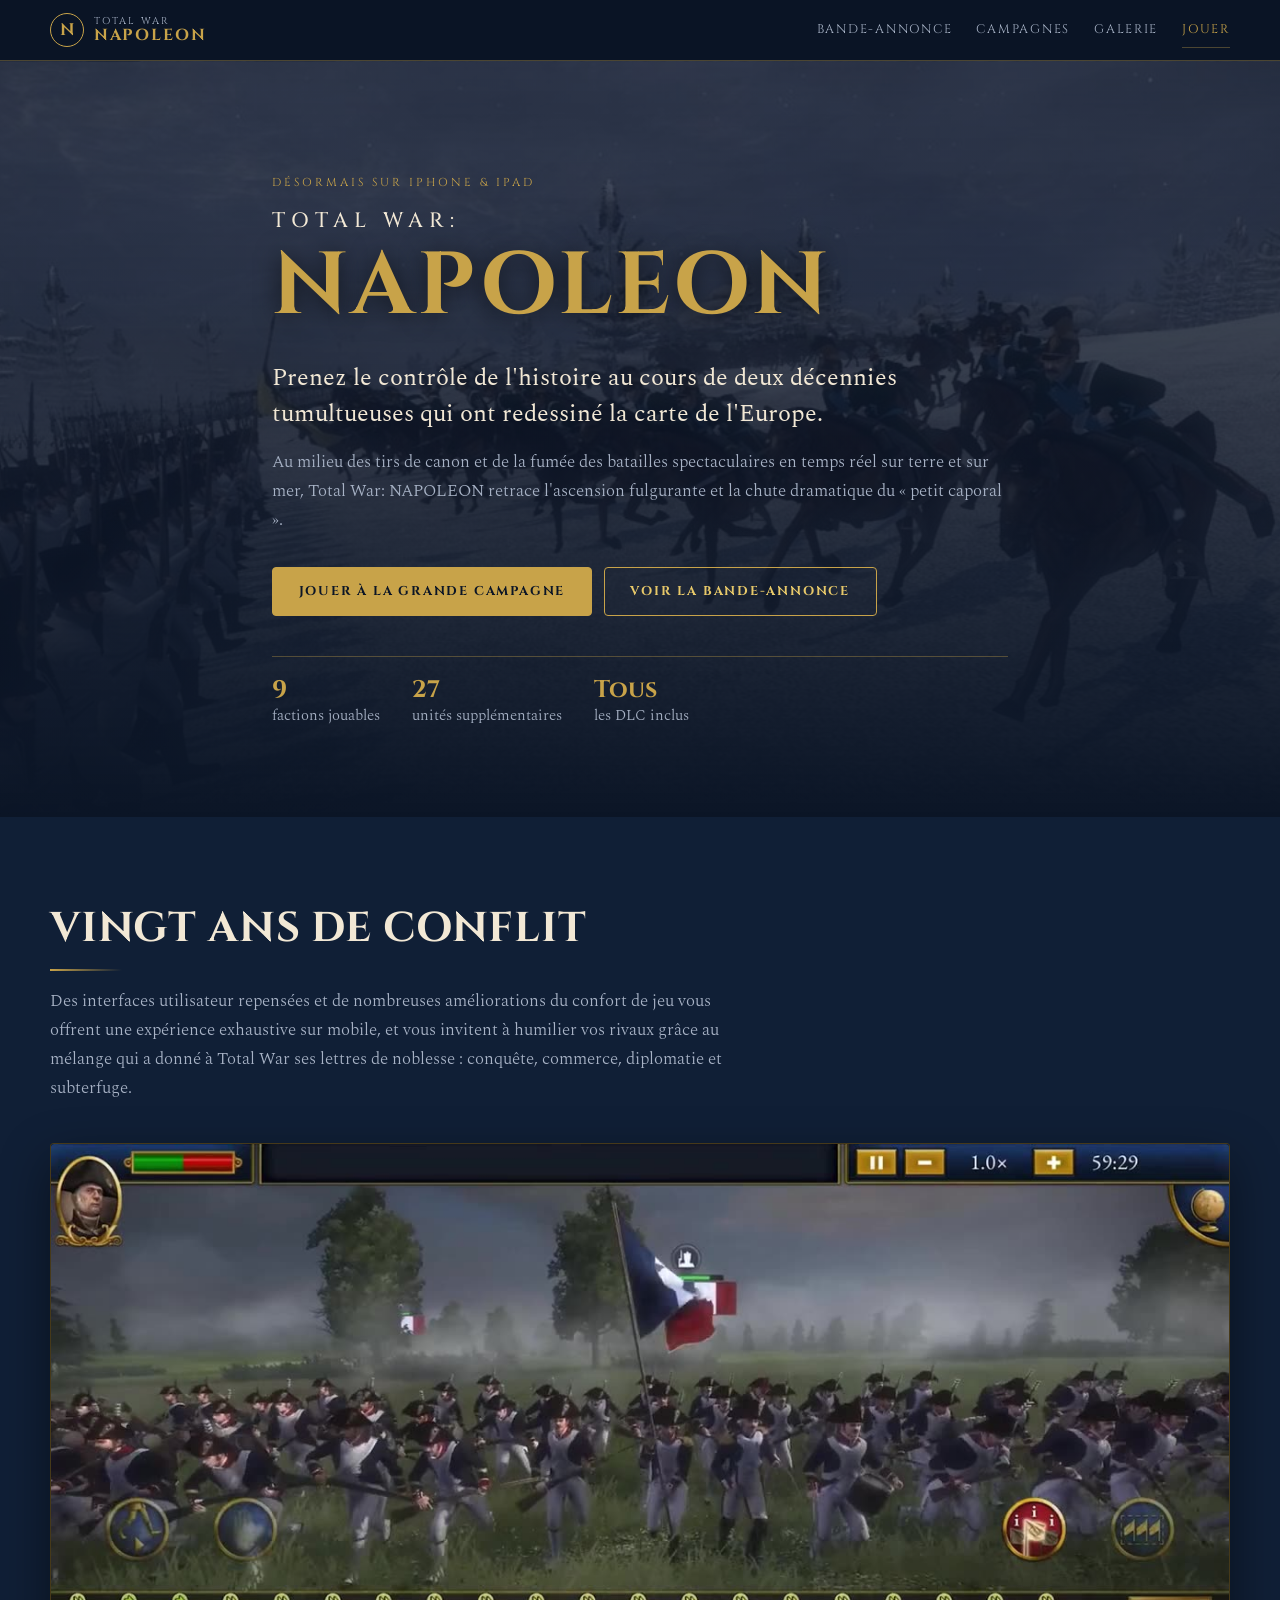
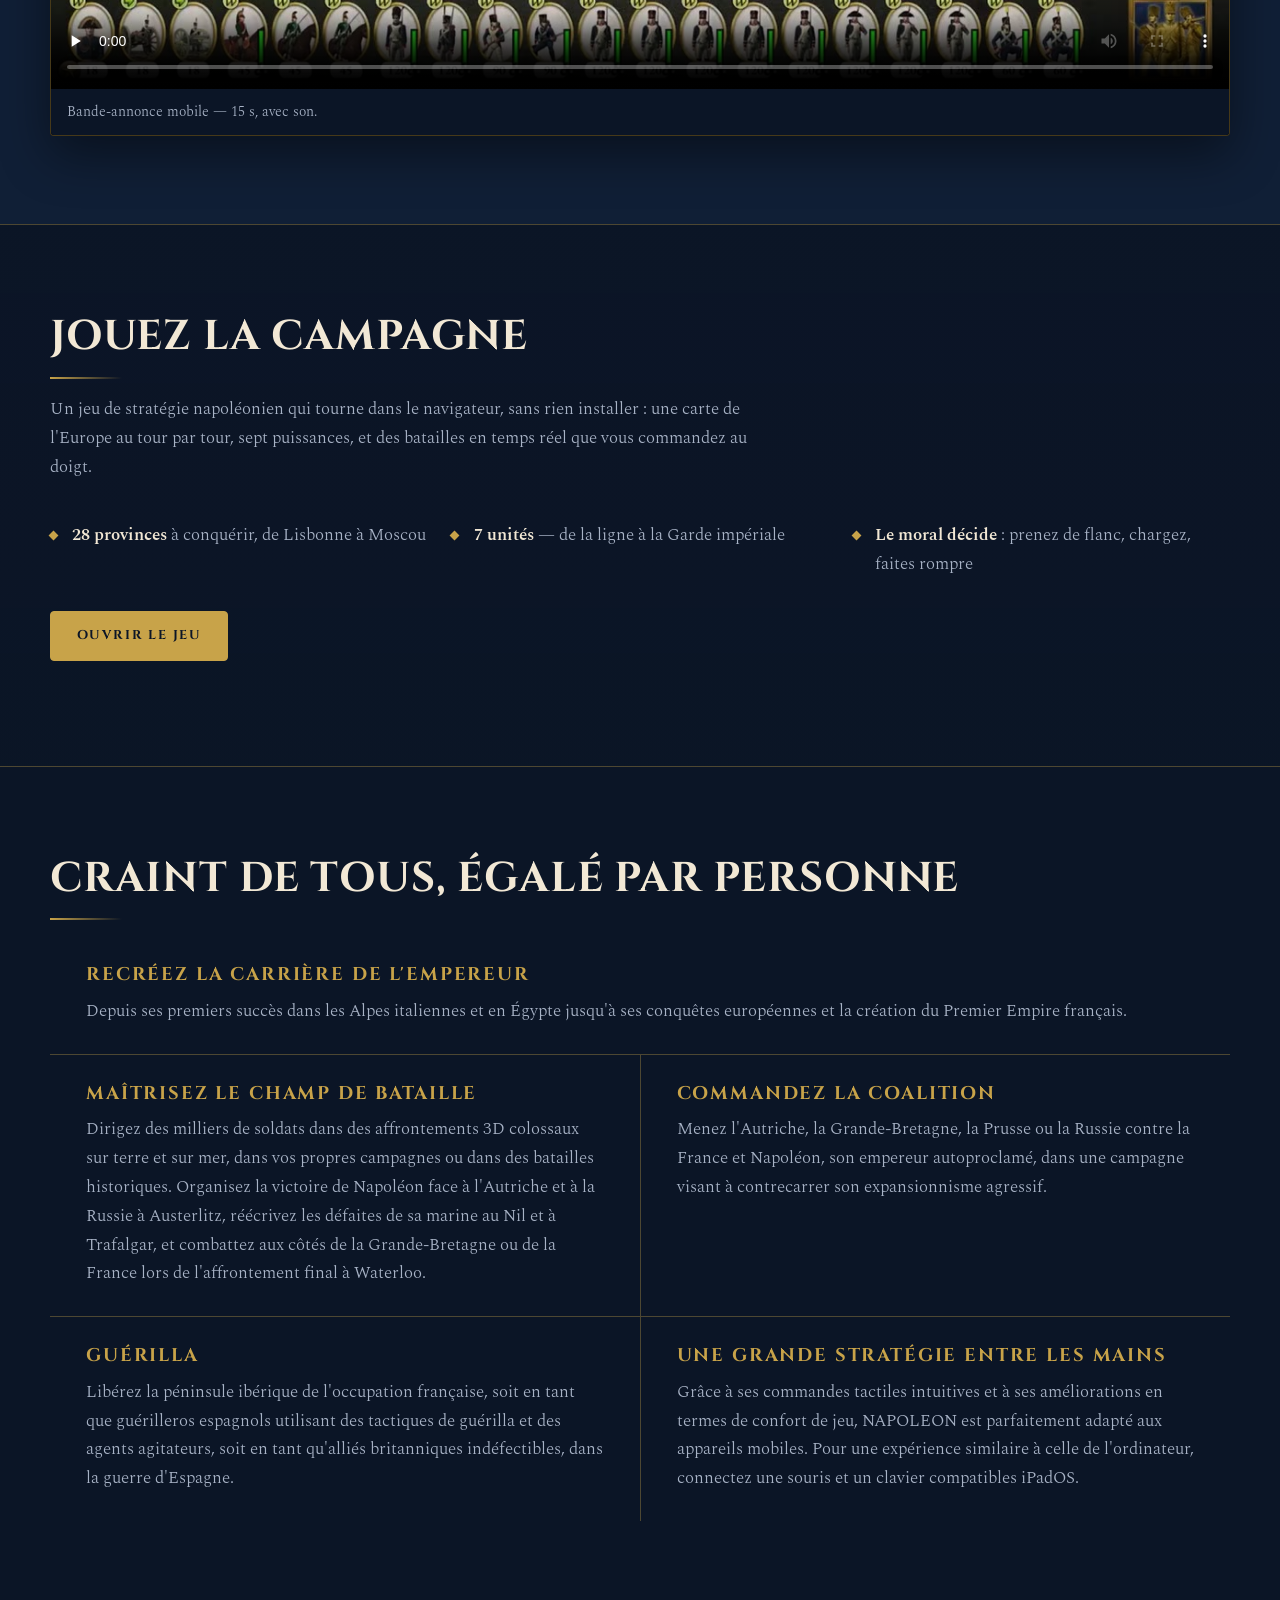
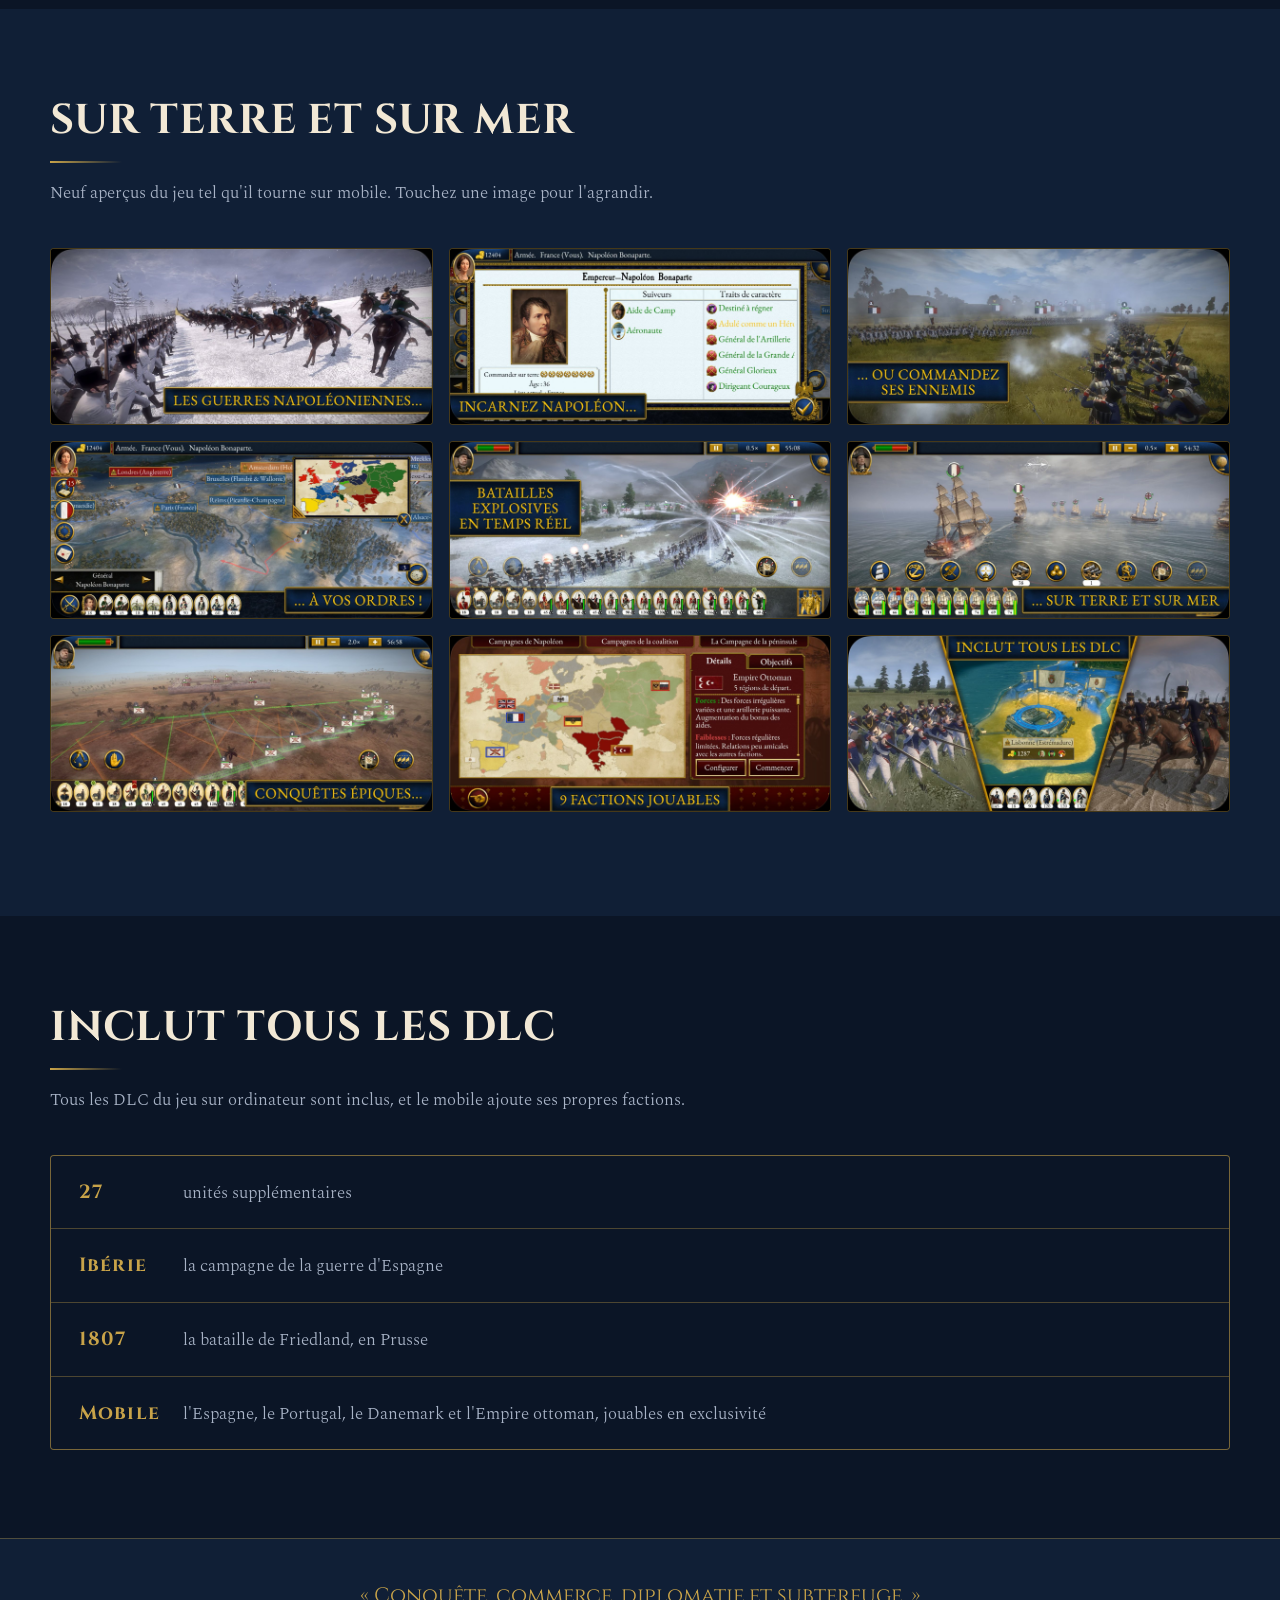
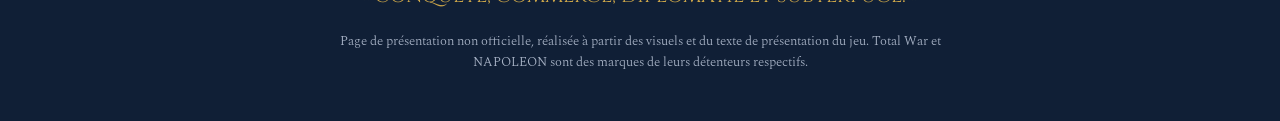
<file: index.html>
<!DOCTYPE html>
<html lang="fr">
<head>
<meta charset="utf-8">
<meta name="viewport" content="width=device-width, initial-scale=1">
<title>Total War: NAPOLEON — Mobile</title>
<meta name="description" content="Prenez le contrôle de l'histoire au cours de deux décennies tumultueuses qui ont redessiné la carte de l'Europe. Total War: NAPOLEON, désormais sur mobile, tous les DLC inclus.">
<meta name="theme-color" content="#0b1526">

<meta property="og:type" content="website">
<meta property="og:locale" content="fr_FR">
<meta property="og:title" content="Total War: NAPOLEON — Mobile">
<meta property="og:description" content="Conquête, commerce, diplomatie et subterfuge. L'ascension fulgurante et la chute dramatique du « petit caporal », dans votre poche.">
<meta property="og:image" content="assets/img/hero-bg.jpg">

<link rel="icon" href="data:image/svg+xml,%3Csvg xmlns='http://www.w3.org/2000/svg' viewBox='0 0 64 64'%3E%3Crect width='64' height='64' rx='10' fill='%230b1526'/%3E%3Ctext x='32' y='45' font-family='Georgia,serif' font-size='36' font-weight='700' fill='%23c8a349' text-anchor='middle'%3EN%3C/text%3E%3C/svg%3E">

<link rel="preload" as="image" href="assets/img/hero-bg.jpg">
<link rel="preconnect" href="https://fonts.googleapis.com">
<link rel="preconnect" href="https://fonts.gstatic.com" crossorigin>
<link rel="stylesheet" href="https://fonts.googleapis.com/css2?family=Cinzel:wght@500;700&family=Spectral:ital,wght@0,300;0,400;0,600;1,400&display=swap">
<link rel="stylesheet" href="assets/css/styles.css">
</head>
<body>

<a class="skip-link" href="#contenu">Aller au contenu</a>

<header class="site-header" id="entete">
  <div class="wrap header-inner">
    <a class="brand" href="#haut">
      <span class="brand-mark" aria-hidden="true">N</span>
      <span class="brand-text">
        <span class="brand-top">Total War</span>
        <span class="brand-bottom">Napoleon</span>
      </span>
    </a>
    <nav class="site-nav" aria-label="Navigation principale">
      <a href="#bande-annonce">Bande-annonce</a>
      <a href="#campagnes">Campagnes</a>
      <a href="#galerie">Galerie</a>
      <a class="nav-jouer" href="jeu/">Jouer</a>
    </nav>
  </div>
</header>

<main id="contenu">

  <section class="hero" id="haut">
    <div class="hero-bg" aria-hidden="true"></div>
    <div class="wrap hero-inner">
      <p class="eyebrow">Désormais sur iPhone &amp; iPad</p>
      <h1 class="hero-title">
        <span class="hero-title-sm">Total War:</span>
        <span class="hero-title-lg">Napoleon</span>
      </h1>
      <p class="hero-lede">
        Prenez le contrôle de l'histoire au cours de deux décennies tumultueuses
        qui ont redessiné la carte de l'Europe.
      </p>
      <p class="hero-body">
        Au milieu des tirs de canon et de la fumée des batailles spectaculaires en
        temps réel sur terre et sur mer, Total War: NAPOLEON retrace l'ascension
        fulgurante et la chute dramatique du « petit caporal ».
      </p>
      <div class="hero-actions">
        <a class="btn btn-primary" href="jeu/">Jouer à la Grande Campagne</a>
        <a class="btn btn-ghost" href="#bande-annonce">Voir la bande-annonce</a>
      </div>
      <ul class="hero-facts">
        <li><strong>9</strong> factions jouables</li>
        <li><strong>27</strong> unités supplémentaires</li>
        <li><strong>Tous</strong> les DLC inclus</li>
      </ul>
    </div>
  </section>

  <section class="section section-trailer" id="bande-annonce">
    <div class="wrap">
      <h2 class="section-title">Vingt ans de conflit</h2>
      <p class="section-lede">
        Des interfaces utilisateur repensées et de nombreuses améliorations du confort
        de jeu vous offrent une expérience exhaustive sur mobile, et vous invitent à
        humilier vos rivaux grâce au mélange qui a donné à Total War ses lettres de
        noblesse : conquête, commerce, diplomatie et subterfuge.
      </p>
      <figure class="frame video-frame">
        <video
          controls
          playsinline
          preload="none"
          poster="assets/img/trailer-poster.jpg"
          width="1280" height="592">
          <source src="assets/video/trailer.mp4" type="video/mp4">
          Votre navigateur ne prend pas en charge la lecture vidéo.
          <a href="assets/video/trailer.mp4">Télécharger la bande-annonce</a>.
        </video>
        <figcaption>Bande-annonce mobile — 15 s, avec son.</figcaption>
      </figure>
    </div>
  </section>

  <section class="section section-jeu" id="jouer">
    <div class="wrap">
      <h2 class="section-title">Jouez la campagne</h2>
      <p class="section-lede">
        Un jeu de stratégie napoléonien qui tourne dans le navigateur, sans rien
        installer : une carte de l'Europe au tour par tour, sept puissances, et
        des batailles en temps réel que vous commandez au doigt.
      </p>
      <ul class="jeu-points">
        <li><strong>28 provinces</strong> à conquérir, de Lisbonne à Moscou</li>
        <li><strong>7 unités</strong> — de la ligne à la Garde impériale</li>
        <li><strong>Le moral décide</strong> : prenez de flanc, chargez, faites rompre</li>
      </ul>
      <p>
        <a class="btn btn-primary" href="jeu/">Ouvrir le jeu</a>
      </p>
    </div>
  </section>

  <section class="section" id="campagnes">
    <div class="wrap">
      <h2 class="section-title">Craint de tous, égalé par personne</h2>

      <div class="features">

        <article class="feature">
          <h3>Recréez la carrière de l'Empereur</h3>
          <p>
            Depuis ses premiers succès dans les Alpes italiennes et en Égypte jusqu'à
            ses conquêtes européennes et la création du Premier Empire français.
          </p>
        </article>

        <article class="feature">
          <h3>Maîtrisez le champ de bataille</h3>
          <p>
            Dirigez des milliers de soldats dans des affrontements 3D colossaux sur
            terre et sur mer, dans vos propres campagnes ou dans des batailles
            historiques. Organisez la victoire de Napoléon face à l'Autriche et à la
            Russie à Austerlitz, réécrivez les défaites de sa marine au Nil et à
            Trafalgar, et combattez aux côtés de la Grande-Bretagne ou de la France
            lors de l'affrontement final à Waterloo.
          </p>
        </article>

        <article class="feature">
          <h3>Commandez la coalition</h3>
          <p>
            Menez l'Autriche, la Grande-Bretagne, la Prusse ou la Russie contre la
            France et Napoléon, son empereur autoproclamé, dans une campagne visant à
            contrecarrer son expansionnisme agressif.
          </p>
        </article>

        <article class="feature">
          <h3>Guérilla</h3>
          <p>
            Libérez la péninsule ibérique de l'occupation française, soit en tant que
            guérilleros espagnols utilisant des tactiques de guérilla et des agents
            agitateurs, soit en tant qu'alliés britanniques indéfectibles, dans la
            guerre d'Espagne.
          </p>
        </article>

        <article class="feature">
          <h3>Une grande stratégie entre les mains</h3>
          <p>
            Grâce à ses commandes tactiles intuitives et à ses améliorations en termes
            de confort de jeu, NAPOLEON est parfaitement adapté aux appareils mobiles.
            Pour une expérience similaire à celle de l'ordinateur, connectez une souris
            et un clavier compatibles iPadOS.
          </p>
        </article>

      </div>
    </div>
  </section>

  <section class="section section-gallery" id="galerie">
    <div class="wrap">
      <h2 class="section-title">Sur terre et sur mer</h2>
      <p class="section-lede">
        Neuf aperçus du jeu tel qu'il tourne sur mobile. Touchez une image pour
        l'agrandir.
      </p>
    </div>

    <ul class="gallery" id="gallery">
      <li>
        <button type="button" class="shot" data-caption="Les guerres napoléoniennes : la cavalerie de la Grande Armée s'élance dans le froid, face à l'infanterie autrichienne en ligne.">
          <img src="assets/img/screens/01-guerres-napoleoniennes.jpg" width="2061" height="949" loading="lazy" decoding="async"
               alt="Charge de cavalerie française dans un paysage enneigé, face à des rangs d'infanterie en uniformes blancs.">
        </button>
      </li>
      <li>
        <button type="button" class="shot" data-caption="Incarnez Napoléon : traits de caractère, suiveurs et rang de commandement de l'Empereur, à 36 ans.">
          <img src="assets/img/screens/02-incarnez-napoleon.jpg" width="2060" height="949" loading="lazy" decoding="async"
               alt="Fiche de personnage de l'Empereur Napoléon Bonaparte, listant ses traits de caractère et ses suiveurs.">
        </button>
      </li>
      <li>
        <button type="button" class="shot" data-caption="… ou commandez ses ennemis : poursuivez le siège pour affamer les défenseurs.">
          <img src="assets/img/screens/03-commandez-ses-ennemis.jpg" width="2060" height="949" loading="lazy" decoding="async"
               alt="Longue ligne d'infanterie déployée sous la fumée des salves, pendant un siège.">
        </button>
      </li>
      <li>
        <button type="button" class="shot" data-caption="À vos ordres : la carte de campagne, de Paris à Amsterdam, avec la mini-carte politique de l'Europe.">
          <img src="assets/img/screens/04-carte-de-campagne.jpg" width="2061" height="949" loading="lazy" decoding="async"
               alt="Carte de campagne montrant Paris, Reims, Bruxelles et Amsterdam, avec un ordre de marche tracé en rouge.">
        </button>
      </li>
      <li>
        <button type="button" class="shot" data-caption="Batailles explosives en temps réel : un tir d'artillerie déchire la ligne ennemie.">
          <img src="assets/img/screens/05-batailles-temps-reel.jpg" width="2061" height="949" loading="lazy" decoding="async"
               alt="Explosion d'artillerie au milieu de lignes d'infanterie engagées sur un champ de bataille brumeux.">
        </button>
      </li>
      <li>
        <button type="button" class="shot" data-caption="Sur terre et sur mer : vaisseaux de ligne français et britanniques échangent leurs bordées.">
          <img src="assets/img/screens/06-batailles-navales.jpg" width="2060" height="949" loading="lazy" decoding="async"
               alt="Bataille navale entre vaisseaux de ligne à voiles, fumée des canons au ras de l'eau.">
        </button>
      </li>
      <li>
        <button type="button" class="shot" data-caption="Conquêtes épiques : la campagne d'Égypte, ordres de bataille tracés sur le sable.">
          <img src="assets/img/screens/07-campagne-d-egypte.jpg" width="2060" height="949" loading="lazy" decoding="async"
               alt="Champ de bataille désertique avec palmiers, fortification au loin et ordres de mouvement tracés au sol.">
        </button>
      </li>
      <li>
        <button type="button" class="shot" data-caption="Neuf factions jouables : l'Empire ottoman, ses forces irrégulières et son artillerie puissante.">
          <img src="assets/img/screens/08-neuf-factions.jpg" width="2060" height="949" loading="lazy" decoding="async"
               alt="Écran de sélection de faction affichant l'Europe et la fiche de l'Empire ottoman, forces et faiblesses.">
        </button>
      </li>
      <li>
        <button type="button" class="shot" data-caption="Inclut tous les DLC : la campagne ibérique, ici le siège de Lisbonne en Estrémadure.">
          <img src="assets/img/screens/09-tous-les-dlc.jpg" width="2061" height="949" loading="lazy" decoding="async"
               alt="Montage de trois scènes : infanterie française, carte de Lisbonne en Estrémadure, et cavalerie au galop.">
        </button>
      </li>
    </ul>
  </section>

  <section class="section section-dlc" id="contenu-inclus">
    <div class="wrap">
      <h2 class="section-title">Inclut tous les DLC</h2>
      <p class="section-lede">
        Tous les DLC du jeu sur ordinateur sont inclus, et le mobile ajoute ses propres
        factions.
      </p>
      <ul class="dlc-list">
        <li>
          <span class="dlc-num">27</span>
          <span class="dlc-text">unités supplémentaires</span>
        </li>
        <li>
          <span class="dlc-num">Ibérie</span>
          <span class="dlc-text">la campagne de la guerre d'Espagne</span>
        </li>
        <li>
          <span class="dlc-num">1807</span>
          <span class="dlc-text">la bataille de Friedland, en Prusse</span>
        </li>
        <li>
          <span class="dlc-num">Mobile</span>
          <span class="dlc-text">l'Espagne, le Portugal, le Danemark et l'Empire ottoman, jouables en exclusivité</span>
        </li>
      </ul>
    </div>
  </section>

</main>

<footer class="site-footer">
  <div class="wrap">
    <p class="footer-quote">« Conquête, commerce, diplomatie et subterfuge. »</p>
    <p class="footer-note">
      Page de présentation non officielle, réalisée à partir des visuels et du texte de
      présentation du jeu. Total War et NAPOLEON sont des marques de leurs détenteurs
      respectifs.
    </p>
  </div>
</footer>

<div class="lightbox" id="lightbox" role="dialog" aria-modal="true" aria-label="Image agrandie" hidden>
  <button type="button" class="lb-close" id="lb-close" aria-label="Fermer">&times;</button>
  <button type="button" class="lb-nav lb-prev" id="lb-prev" aria-label="Image précédente">&#8249;</button>
  <figure class="lb-figure">
    <img id="lb-img" alt="">
    <figcaption id="lb-caption"></figcaption>
  </figure>
  <button type="button" class="lb-nav lb-next" id="lb-next" aria-label="Image suivante">&#8250;</button>
</div>

<script src="assets/js/main.js" defer></script>
</body>
</html>
</file>
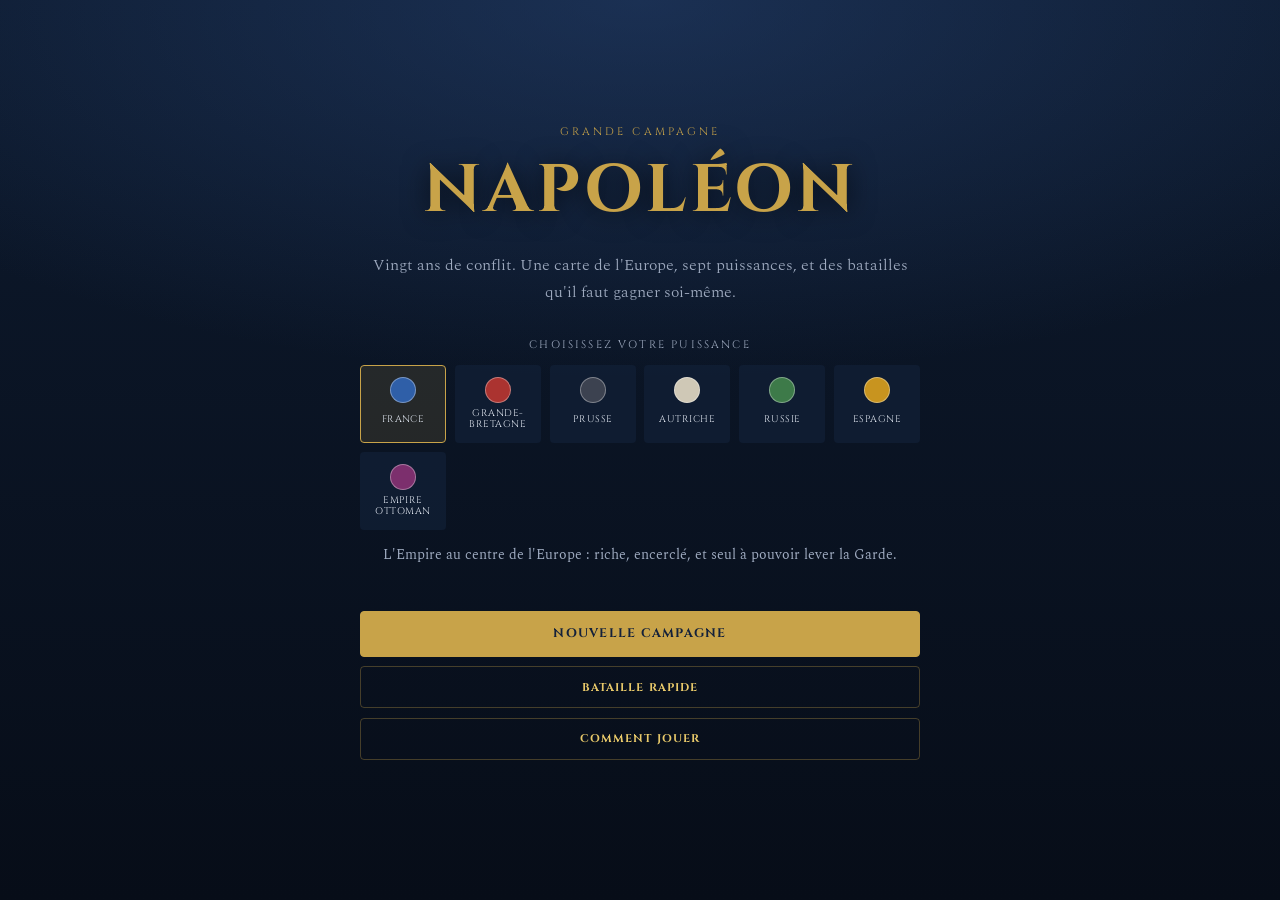
<file: jeu/index.html>
<!DOCTYPE html>
<html lang="fr">
<head>
<meta charset="utf-8">
<meta name="viewport" content="width=device-width, initial-scale=1, viewport-fit=cover, maximum-scale=1, user-scalable=no">
<title>Napoléon — Grande Campagne</title>
<meta name="description" content="Jeu de stratégie napoléonien : campagne au tour par tour sur l'Europe et batailles tactiques en temps réel, jouable au doigt.">
<meta name="theme-color" content="#0b1526">
<meta name="mobile-web-app-capable" content="yes">
<meta name="apple-mobile-web-app-status-bar-style" content="black-translucent">

<link rel="icon" href="data:image/svg+xml,%3Csvg xmlns='http://www.w3.org/2000/svg' viewBox='0 0 64 64'%3E%3Crect width='64' height='64' rx='10' fill='%230b1526'/%3E%3Ctext x='32' y='45' font-family='Georgia,serif' font-size='36' font-weight='700' fill='%23c8a349' text-anchor='middle'%3EN%3C/text%3E%3C/svg%3E">
<link rel="preconnect" href="https://fonts.googleapis.com">
<link rel="preconnect" href="https://fonts.gstatic.com" crossorigin>
<link rel="stylesheet" href="https://fonts.googleapis.com/css2?family=Cinzel:wght@500;700&family=Spectral:wght@300;400;600&display=swap">
<link rel="stylesheet" href="css/jeu.css">
</head>
<body>

<!-- ================= Menu ================= -->
<section class="ecran ecran-menu actif" id="ecran-menu">
  <div class="menu-inner">
    <p class="menu-sur">Grande campagne</p>
    <h1 class="menu-titre">Napoléon</h1>
    <p class="menu-lede">Vingt ans de conflit. Une carte de l'Europe, sept puissances,
      et des batailles qu'il faut gagner soi-même.</p>

    <div class="choix-faction">
      <p class="label">Choisissez votre puissance</p>
      <div class="factions" id="factions"></div>
      <p class="faction-desc" id="faction-desc"></p>
    </div>

    <div class="menu-actions">
      <button class="btn btn-or" id="btn-nouvelle">Nouvelle campagne</button>
      <button class="btn" id="btn-reprendre" hidden>Reprendre la campagne</button>
      <button class="btn btn-fin" id="btn-escarmouche">Bataille rapide</button>
      <button class="btn btn-fin" id="btn-regles">Comment jouer</button>
    </div>
  </div>
</section>

<!-- ================= Campagne ================= -->
<section class="ecran ecran-campagne" id="ecran-campagne">
  <header class="barre barre-haut">
    <button class="pastille" id="btn-menu" aria-label="Menu">☰</button>
    <div class="barre-bloc">
      <span class="barre-cle" id="camp-faction">France</span>
      <span class="barre-val" id="camp-saison">Printemps 1805</span>
    </div>
    <div class="barre-bloc droite">
      <span class="barre-cle">Trésor</span>
      <span class="barre-val or" id="camp-tresor">0</span>
    </div>
    <div class="barre-bloc droite">
      <span class="barre-cle">Solde</span>
      <span class="barre-val" id="camp-solde">0</span>
    </div>
  </header>

  <div class="zone-carte">
    <canvas id="carte" aria-label="Carte de campagne de l'Europe"></canvas>
    <div class="banniere-mode" id="mode-marche" hidden>
      Touchez une province voisine pour y marcher
      <button class="lien" id="btn-annuler-marche">Annuler</button>
    </div>
  </div>

  <div class="feuille" id="feuille">
    <div class="feuille-poignee"></div>
    <div class="feuille-corps" id="feuille-corps"></div>
  </div>

  <footer class="barre barre-bas">
    <button class="btn btn-fin" id="btn-journal">Journal</button>
    <button class="btn btn-or grand" id="btn-fin-tour">Fin du tour <span id="num-tour">1</span></button>
  </footer>
</section>

<!-- ================= Bataille ================= -->
<section class="ecran ecran-bataille" id="ecran-bataille">
  <header class="barre barre-haut barre-bataille">
    <div class="general">
      <canvas class="general-ecu" id="general-ecu" width="42" height="52"></canvas>
      <div class="general-jauges">
        <div class="jauge-armee" id="jauge-armee">
          <i class="j-nous" id="j-nous"></i><i class="j-eux" id="j-eux"></i>
        </div>
        <div class="general-noms">
          <span id="bat-nous-nom">Nous</span>
          <span id="bat-eux-nom">Ennemi</span>
        </div>
      </div>
    </div>
    <div class="vitesses" id="vitesses">
      <button data-v="0" class="pastille" aria-label="Pause">❙❙</button>
      <button data-v="1" class="pastille actif">×1</button>
      <button data-v="2" class="pastille">×2</button>
      <button data-v="4" class="pastille">×4</button>
      <span class="chrono" id="chrono">00:00</span>
    </div>
  </header>

  <div class="zone-carte">
    <canvas id="champ" aria-label="Champ de bataille"></canvas>
    <div class="depart" id="depart">
      <p class="depart-titre">Ordre de bataille</p>
      <p class="depart-txt">Touchez un régiment pour le choisir, puis le sol pour le porter en avant.
        Le temps est arrêté : disposez vos troupes, puis engagez.</p>
      <button class="btn btn-or" id="btn-engager">Engager</button>
    </div>
  </div>

  <div class="bandeau-unites" id="bandeau-unites"></div>

  <footer class="barre barre-bas">
    <button class="btn btn-fin" id="btn-tout">Tout</button>
    <button class="btn btn-fin" id="btn-tenir">Tenir</button>
    <button class="btn btn-fin" id="btn-vue">Vue</button>
    <button class="btn btn-fin" id="btn-son">Son</button>
    <button class="btn btn-fin btn-danger" id="btn-retraite">Retraite</button>
  </footer>
</section>

<!-- ================= Fenêtres ================= -->
<div class="voile" id="voile" hidden>
  <div class="fenetre" id="fenetre" role="dialog" aria-modal="true">
    <h2 class="fenetre-titre" id="fenetre-titre"></h2>
    <div class="fenetre-corps" id="fenetre-corps"></div>
    <div class="fenetre-pied" id="fenetre-pied"></div>
  </div>
</div>

<script src="js/util.js"></script>
<script src="js/geographie.js"></script>
<script src="js/donnees.js"></script>
<script src="js/deco.js"></script>
<script src="js/partition.js"></script>
<script src="js/audio.js"></script>
<script src="js/carte.js"></script>
<script src="js/bataille.js"></script>
<script src="js/campagne.js"></script>
<script src="js/main.js"></script>
</body>
</html>
</file>
<file: assets/css/styles.css>
/* Total War: NAPOLEON — page de présentation mobile
   Palette Empire : bleu de nuit, or, parchemin. */

:root {
  --ink:        #0b1526;
  --ink-2:      #101f36;
  --ink-3:      #16294a;
  --gold:       #c8a349;
  --gold-hi:    #e8c96a;
  --gold-dim:   rgba(200, 163, 73, .35);
  --parchment:  #f2e8d5;
  --text:       #dfe5ef;
  --text-dim:   #a8b3c6;
  --imperial:   #8f1d24;

  --wrap:       min(1180px, 100% - 2rem);
  --radius:     4px;

  --font-display: "Cinzel", Georgia, "Times New Roman", serif;
  --font-body:    "Spectral", Georgia, "Times New Roman", serif;
}

*, *::before, *::after { box-sizing: border-box; }

html { scroll-behavior: smooth; }

body {
  margin: 0;
  background: var(--ink);
  color: var(--text);
  font-family: var(--font-body);
  font-size: 1.0625rem;
  line-height: 1.7;
  font-weight: 300;
  -webkit-font-smoothing: antialiased;
  overflow-x: hidden;
}

img, video { max-width: 100%; height: auto; display: block; }

h1, h2, h3 {
  font-family: var(--font-display);
  font-weight: 700;
  line-height: 1.15;
  letter-spacing: .02em;
  margin: 0;
}

a { color: var(--gold-hi); }

.wrap { width: var(--wrap); margin-inline: auto; }

.skip-link {
  position: absolute;
  left: -9999px;
  top: 0;
  background: var(--gold);
  color: var(--ink);
  padding: .6rem 1rem;
  z-index: 100;
}
.skip-link:focus { left: .5rem; top: .5rem; }

:focus-visible {
  outline: 2px solid var(--gold-hi);
  outline-offset: 3px;
}

/* ---------- En-tête ---------- */

.site-header {
  position: sticky;
  top: 0;
  z-index: 40;
  background: rgba(11, 21, 38, .88);
  backdrop-filter: blur(10px);
  border-bottom: 1px solid var(--gold-dim);
}

.header-inner {
  display: flex;
  align-items: center;
  justify-content: space-between;
  gap: 1rem;
  min-height: 60px;
}

.brand {
  display: flex;
  align-items: center;
  gap: .6rem;
  text-decoration: none;
  color: var(--parchment);
}

.brand-mark {
  display: grid;
  place-items: center;
  width: 34px;
  height: 34px;
  flex: none;
  border: 1px solid var(--gold);
  border-radius: 50%;
  color: var(--gold);
  font-family: var(--font-display);
  font-weight: 700;
  font-size: 1.05rem;
  line-height: 1;
}

.brand-text { display: grid; line-height: 1.05; }
.brand-top {
  font-family: var(--font-display);
  font-size: .62rem;
  letter-spacing: .22em;
  text-transform: uppercase;
  color: var(--text-dim);
}
.brand-bottom {
  font-family: var(--font-display);
  font-weight: 700;
  font-size: 1rem;
  letter-spacing: .12em;
  text-transform: uppercase;
  color: var(--gold);
}

.site-nav { display: none; gap: 1.5rem; }
.site-nav a {
  font-family: var(--font-display);
  font-size: .78rem;
  letter-spacing: .14em;
  text-transform: uppercase;
  color: var(--text-dim);
  text-decoration: none;
  padding-block: .4rem;
  border-bottom: 1px solid transparent;
}
.site-nav a:hover { color: var(--gold-hi); border-bottom-color: var(--gold); }
.site-nav .nav-jouer { color: var(--gold); border-bottom-color: var(--gold-dim); }

@media (min-width: 800px) { .site-nav { display: flex; } }

/* ---------- Héros ---------- */

.hero { position: relative; isolation: isolate; }

.hero-bg {
  position: absolute;
  inset: 0;
  z-index: -1;
  background-image:
    linear-gradient(to bottom,
      rgba(11, 21, 38, .72) 0%,
      rgba(11, 21, 38, .86) 55%,
      var(--ink) 100%),
    url("../img/hero-bg.jpg");
  background-size: cover;
  background-position: center 65%;
}

.hero-inner {
  padding-block: clamp(3.5rem, 12vw, 7rem) clamp(3rem, 9vw, 5.5rem);
  max-width: 46rem;
}

.eyebrow {
  margin: 0 0 1.1rem;
  font-family: var(--font-display);
  font-size: .72rem;
  letter-spacing: .26em;
  text-transform: uppercase;
  color: var(--gold);
}

.hero-title { display: grid; gap: .15rem; margin-bottom: 1.4rem; }
.hero-title-sm {
  font-size: clamp(.95rem, 3.6vw, 1.3rem);
  letter-spacing: .3em;
  text-transform: uppercase;
  color: var(--parchment);
  font-weight: 500;
}
.hero-title-lg {
  font-size: clamp(2.6rem, 12vw, 5.5rem);
  letter-spacing: .04em;
  text-transform: uppercase;
  color: var(--gold);
  text-shadow: 0 2px 24px rgba(0, 0, 0, .6);
}

.hero-lede {
  font-size: clamp(1.15rem, 4.2vw, 1.5rem);
  line-height: 1.5;
  font-weight: 400;
  color: var(--parchment);
  margin: 0 0 1rem;
}

.hero-body { color: var(--text-dim); margin: 0 0 2rem; }

.hero-actions {
  display: flex;
  flex-wrap: wrap;
  gap: .75rem;
  margin-bottom: 2.5rem;
}

.btn {
  display: inline-block;
  padding: .8rem 1.6rem;
  font-family: var(--font-display);
  font-size: .8rem;
  font-weight: 700;
  letter-spacing: .14em;
  text-transform: uppercase;
  text-decoration: none;
  border-radius: var(--radius);
  border: 1px solid var(--gold);
  transition: background-color .18s ease, color .18s ease, transform .18s ease;
}
.btn:hover { transform: translateY(-1px); }
.btn-primary { background: var(--gold); color: var(--ink); }
.btn-primary:hover { background: var(--gold-hi); }
.btn-ghost { color: var(--gold-hi); background: transparent; }
.btn-ghost:hover { background: rgba(200, 163, 73, .14); }

.hero-facts {
  display: flex;
  flex-wrap: wrap;
  gap: .75rem 2rem;
  margin: 0;
  padding: 1.25rem 0 0;
  list-style: none;
  border-top: 1px solid var(--gold-dim);
  font-size: .95rem;
  color: var(--text-dim);
}
.hero-facts strong {
  display: block;
  font-family: var(--font-display);
  font-size: 1.5rem;
  color: var(--gold);
  line-height: 1.1;
}

/* ---------- Sections ---------- */

.section { padding-block: clamp(3rem, 10vw, 5.5rem); }

.section-title {
  font-size: clamp(1.7rem, 6vw, 2.6rem);
  text-transform: uppercase;
  color: var(--parchment);
  margin-bottom: 1rem;
}
.section-title::after {
  content: "";
  display: block;
  width: 72px;
  height: 2px;
  margin-top: 1rem;
  background: linear-gradient(to right, var(--gold), transparent);
}

.section-lede {
  max-width: 44rem;
  color: var(--text-dim);
  margin: 0 0 2.5rem;
}

/* ---------- Bande-annonce ---------- */

.section-trailer { background: var(--ink-2); }

.frame {
  margin: 0;
  border: 1px solid var(--gold-dim);
  border-radius: var(--radius);
  background: #000;
  box-shadow: 0 18px 50px rgba(0, 0, 0, .45);
  overflow: hidden;
}
.video-frame video { width: 100%; background: #000; }
.video-frame figcaption {
  padding: .7rem 1rem;
  background: var(--ink);
  border-top: 1px solid var(--gold-dim);
  font-size: .85rem;
  color: var(--text-dim);
}

/* ---------- Bandeau du jeu ---------- */

.section-jeu {
  background:
    linear-gradient(to bottom, rgba(11, 21, 38, .92), rgba(11, 21, 38, .97)),
    var(--ink);
  border-block: 1px solid var(--gold-dim);
}

.jeu-points {
  display: grid;
  gap: .55rem;
  margin: 0 0 2rem;
  padding: 0;
  list-style: none;
  color: var(--text-dim);
}
.jeu-points li {
  padding-left: 1.4rem;
  position: relative;
}
.jeu-points li::before {
  content: "";
  position: absolute;
  left: 0;
  top: .62em;
  width: 7px;
  height: 7px;
  background: var(--gold);
  transform: rotate(45deg);
}
.jeu-points strong { color: var(--parchment); font-weight: 600; }

@media (min-width: 760px) {
  .jeu-points { grid-template-columns: repeat(3, 1fr); gap: 1rem 1.5rem; }
}

/* ---------- Fonctionnalités ---------- */

.features { display: grid; gap: 1px; background: var(--gold-dim); }

.feature {
  background: var(--ink);
  padding: 1.75rem clamp(1rem, 4vw, 2.25rem);
}
.feature h3 {
  font-size: 1.15rem;
  letter-spacing: .1em;
  text-transform: uppercase;
  color: var(--gold);
  margin-bottom: .7rem;
}
.feature p { margin: 0; color: var(--text-dim); }

/* Cinq encarts : le premier occupe toute la largeur, les quatre suivants
   remplissent exactement une grille 2 × 2 — aucune cellule vide. */
@media (min-width: 760px) {
  .features { grid-template-columns: repeat(2, 1fr); }
  .feature:first-child { grid-column: 1 / -1; }
}

/* ---------- Galerie ---------- */

.section-gallery { background: var(--ink-2); }

.gallery {
  display: grid;
  grid-auto-flow: column;
  grid-auto-columns: min(86%, 620px);
  gap: 1rem;
  margin: 0;
  padding: 0 1rem 1rem;
  list-style: none;
  overflow-x: auto;
  scroll-snap-type: x mandatory;
  overscroll-behavior-x: contain;
  -webkit-overflow-scrolling: touch;
}
.gallery > li { scroll-snap-align: center; }

.shot {
  display: block;
  width: 100%;
  padding: 0;
  border: 1px solid var(--gold-dim);
  border-radius: var(--radius);
  background: #000;
  cursor: zoom-in;
  overflow: hidden;
  transition: border-color .18s ease, transform .18s ease;
}
.shot:hover { border-color: var(--gold); transform: translateY(-2px); }
.shot img { width: 100%; }

@media (min-width: 760px) {
  .gallery {
    width: var(--wrap);
    margin-inline: auto;
    padding-inline: 0;
    grid-auto-flow: row;
    grid-template-columns: repeat(2, 1fr);
    grid-auto-columns: auto;
    overflow: visible;
    scroll-snap-type: none;
  }
}
@media (min-width: 1040px) {
  .gallery { grid-template-columns: repeat(3, 1fr); }
}

/* ---------- Contenu inclus ---------- */

.dlc-list {
  display: grid;
  gap: 1px;
  margin: 0;
  padding: 0;
  list-style: none;
  background: var(--gold-dim);
  border: 1px solid var(--gold-dim);
  border-radius: var(--radius);
  overflow: hidden;
}
.dlc-list li {
  display: flex;
  align-items: baseline;
  gap: 1rem;
  flex-wrap: wrap;
  background: var(--ink);
  padding: 1.25rem clamp(1rem, 4vw, 1.75rem);
}
.dlc-num {
  flex: none;
  min-width: 5.5rem;
  font-family: var(--font-display);
  font-weight: 700;
  font-size: 1.2rem;
  letter-spacing: .06em;
  color: var(--gold);
}
.dlc-text { color: var(--text-dim); }

/* ---------- Pied de page ---------- */

.site-footer {
  border-top: 1px solid var(--gold-dim);
  background: var(--ink-2);
  padding-block: 2.5rem 3rem;
  text-align: center;
}
.footer-quote {
  font-family: var(--font-display);
  font-size: clamp(1rem, 4vw, 1.3rem);
  color: var(--gold);
  margin: 0 0 1rem;
}
.footer-note {
  max-width: 40rem;
  margin: 0 auto;
  font-size: .82rem;
  line-height: 1.6;
  color: var(--text-dim);
}

/* ---------- Visionneuse ---------- */

.lightbox {
  position: fixed;
  inset: 0;
  z-index: 60;
  display: flex;
  align-items: center;
  justify-content: center;
  gap: .5rem;
  padding: 1rem;
  background: rgba(5, 10, 19, .97);
}
.lightbox[hidden] { display: none; }

.lb-figure {
  margin: 0;
  max-width: min(1400px, 100%);
  flex: 1 1 auto;
}
.lb-figure img {
  width: 100%;
  max-height: 76vh;
  object-fit: contain;
  border: 1px solid var(--gold-dim);
  border-radius: var(--radius);
}
.lb-figure figcaption {
  margin-top: .85rem;
  text-align: center;
  font-size: .9rem;
  color: var(--text-dim);
}

.lb-close,
.lb-nav {
  flex: none;
  background: rgba(16, 31, 54, .9);
  color: var(--gold-hi);
  border: 1px solid var(--gold-dim);
  border-radius: 50%;
  cursor: pointer;
  font-family: var(--font-body);
  line-height: 1;
  transition: background-color .18s ease, border-color .18s ease;
}
.lb-close:hover,
.lb-nav:hover { background: var(--ink-3); border-color: var(--gold); }

.lb-nav {
  width: 46px;
  height: 46px;
  font-size: 1.9rem;
  padding-bottom: .22em;
}
.lb-close {
  position: absolute;
  top: 1rem;
  right: 1rem;
  width: 42px;
  height: 42px;
  font-size: 1.7rem;
  padding-bottom: .1em;
}

@media (max-width: 620px) {
  .lb-nav {
    position: absolute;
    bottom: 1.25rem;
  }
  .lb-prev { left: 1.25rem; }
  .lb-next { right: 1.25rem; }
  .lb-figure figcaption { margin-bottom: 4rem; }
}

/* ---------- Préférences ---------- */

@media (prefers-reduced-motion: reduce) {
  html { scroll-behavior: auto; }
  *, *::before, *::after {
    animation-duration: .01ms !important;
    transition-duration: .01ms !important;
  }
}
</file>
<file: jeu/css/jeu.css>
/* Napoléon — Grande Campagne
   Interface pensée pour le pouce : plein écran, grandes cibles tactiles. */

:root {
  --ink:      #0b1526;
  --ink-2:    #101f36;
  --ink-3:    #17294a;
  --or:       #c8a349;
  --or-vif:   #e8c96a;
  --or-voile: rgba(200,163,73,.32);
  --parch:    #f2e8d5;
  --txt:      #dfe5ef;
  --txt-bas:  #9fabc0;
  --rouge:    #c0584a;
  --bleu:     #6f9ae0;

  --display: "Cinzel", Georgia, serif;
  --corps:   "Spectral", Georgia, serif;

  --haut: env(safe-area-inset-top, 0px);
  --bas:  env(safe-area-inset-bottom, 0px);
}

*, *::before, *::after { box-sizing: border-box; }

html, body {
  height: 100%;
  margin: 0;
  overflow: hidden;
  background: var(--ink);
  color: var(--txt);
  font-family: var(--corps);
  font-size: 16px;
  -webkit-font-smoothing: antialiased;
  -webkit-tap-highlight-color: transparent;
  overscroll-behavior: none;
}

button { font: inherit; color: inherit; cursor: pointer; }

/* Nos classes posent un `display`, qui l'emporterait sur celui de
   [hidden] : on rétablit la priorité de l'attribut. */
[hidden] { display: none !important; }

:focus-visible { outline: 2px solid var(--or-vif); outline-offset: 2px; }

/* ---------- Écrans ---------- */

.ecran {
  position: fixed;
  inset: 0;
  display: none;
  flex-direction: column;
  padding-top: var(--haut);
  padding-bottom: var(--bas);
}
.ecran.actif { display: flex; }

/* ---------- Boutons ---------- */

.btn {
  display: inline-block;
  padding: .72rem 1.1rem;
  min-height: 46px;
  background: transparent;
  border: 1px solid var(--or-voile);
  border-radius: 4px;
  font-family: var(--display);
  font-size: .78rem;
  font-weight: 700;
  letter-spacing: .1em;
  text-transform: uppercase;
  color: var(--or-vif);
  white-space: nowrap;
  transition: background-color .15s ease;
}
.btn:active { background: rgba(200,163,73,.2); }
.btn:disabled { opacity: .4; cursor: default; }

.btn-or { background: var(--or); border-color: var(--or); color: #14213a; }
.btn-or:active { background: var(--or-vif); }
.btn-fin { font-size: .7rem; padding: .6rem .8rem; min-height: 42px; }

/* Cinq boutons doivent tenir sur la largeur d'un téléphone. */
.ecran-bataille .barre-bas .btn-fin {
  padding: .6rem .5rem;
  letter-spacing: .06em;
}
.btn-danger { color: #e79a8e; border-color: rgba(192,88,74,.5); }
.btn.grand { flex: 1; }

.pastille {
  min-width: 42px;
  height: 38px;
  padding: 0 .55rem;
  background: rgba(23,41,74,.85);
  border: 1px solid var(--or-voile);
  border-radius: 4px;
  font-family: var(--display);
  font-size: .78rem;
  color: var(--txt);
}
.pastille.actif { background: var(--or); border-color: var(--or); color: #14213a; }

.lien {
  background: none;
  border: 0;
  padding: .2rem .4rem;
  color: var(--or-vif);
  text-decoration: underline;
  font-size: .85rem;
}

/* ---------- Menu ---------- */

.ecran-menu {
  overflow-y: auto;
  background:
    radial-gradient(120% 70% at 50% 0%, rgba(40,70,120,.5), transparent 60%),
    linear-gradient(to bottom, #0d1a2e, #070d18);
}
.menu-inner {
  margin: auto;
  width: min(560px, 100% - 2rem);
  padding: 2rem 0 3rem;
  text-align: center;
}
.menu-sur {
  margin: 0 0 .4rem;
  font-family: var(--display);
  font-size: .68rem;
  letter-spacing: .28em;
  text-transform: uppercase;
  color: var(--or);
}
.menu-titre {
  margin: 0 0 1rem;
  font-family: var(--display);
  font-size: clamp(2.6rem, 14vw, 4.2rem);
  font-weight: 700;
  letter-spacing: .05em;
  text-transform: uppercase;
  color: var(--or);
  text-shadow: 0 2px 26px rgba(0,0,0,.7);
}
.menu-lede {
  margin: 0 auto 2rem;
  max-width: 34rem;
  color: var(--txt-bas);
  line-height: 1.65;
  font-weight: 300;
}

.choix-faction { margin-bottom: 1.8rem; }
.label {
  margin: 0 0 .8rem;
  font-family: var(--display);
  font-size: .68rem;
  letter-spacing: .2em;
  text-transform: uppercase;
  color: var(--txt-bas);
}
.factions {
  display: grid;
  grid-template-columns: repeat(auto-fit, minmax(84px, 1fr));
  gap: .55rem;
}
.faction {
  display: grid;
  gap: .3rem;
  justify-items: center;
  padding: .7rem .3rem;
  background: rgba(16,31,54,.75);
  border: 1px solid transparent;
  border-radius: 4px;
  transition: border-color .15s ease, background-color .15s ease;
}
.faction.actif { border-color: var(--or); background: rgba(200,163,73,.14); }
.faction-ecu {
  width: 26px; height: 26px;
  border-radius: 50%;
  border: 1.5px solid rgba(255,255,255,.35);
}
.faction-nom {
  font-family: var(--display);
  font-size: .6rem;
  letter-spacing: .05em;
  text-transform: uppercase;
  color: var(--txt);
  line-height: 1.2;
}
.faction-desc {
  min-height: 2.6em;
  margin: .9rem 0 0;
  font-size: .9rem;
  color: var(--txt-bas);
  line-height: 1.5;
}

.menu-actions { display: grid; gap: .6rem; }

/* ---------- Barres ---------- */

.barre {
  display: flex;
  align-items: center;
  gap: .5rem;
  padding: .5rem .7rem;
  background: rgba(8,15,28,.94);
  flex: none;
}
.barre-haut { border-bottom: 1px solid var(--or-voile); }
.barre-bas  { border-top: 1px solid var(--or-voile); gap: .45rem; }

.barre-bloc { display: grid; line-height: 1.15; min-width: 0; }
.barre-bloc.droite { margin-left: auto; text-align: right; }
.barre-bloc + .barre-bloc.droite { margin-left: 0; }
.barre-cle {
  font-family: var(--display);
  font-size: .55rem;
  letter-spacing: .16em;
  text-transform: uppercase;
  color: var(--txt-bas);
  white-space: nowrap;
  overflow: hidden;
  text-overflow: ellipsis;
}
.barre-val {
  font-family: var(--display);
  font-size: .95rem;
  font-weight: 700;
  white-space: nowrap;
}
.barre-val.or { color: var(--or-vif); }
.barre-val.bleu { color: var(--bleu); }
.barre-val.rouge { color: #e08a7c; }

.vitesses {
  display: flex;
  align-items: center;
  gap: .22rem;
  flex: none;
  padding: .2rem .3rem;
  background: rgba(6,12,24,.7);
  border: 1px solid var(--or-voile);
  border-radius: 4px;
}
.vitesses .pastille { min-width: 32px; height: 30px; font-size: .68rem; padding: 0 .3rem; }

/* ---------- Zone canevas ---------- */

.zone-carte {
  position: relative;
  flex: 1;
  min-height: 0;
  background: #7f99a2;
}
.zone-carte canvas {
  display: block;
  width: 100%;
  height: 100%;
  touch-action: none;
}

.banniere-mode {
  position: absolute;
  left: 50%;
  top: .7rem;
  transform: translateX(-50%);
  display: flex;
  align-items: center;
  gap: .5rem;
  padding: .5rem .8rem;
  background: rgba(8,15,28,.9);
  border: 1px solid var(--or-voile);
  border-radius: 4px;
  font-size: .82rem;
  white-space: nowrap;
}

.depart {
  /* Au milieu du champ : entre les deux lignes, sans masquer la nôtre. */
  position: absolute;
  left: .8rem;
  right: .8rem;
  top: 50%;
  transform: translateY(-50%);
  padding: 1rem 1.1rem;
  background: rgba(8,15,28,.93);
  border: 1px solid var(--or-voile);
  border-radius: 5px;
  text-align: center;
}
.depart-titre {
  margin: 0 0 .5rem;
  font-family: var(--display);
  font-size: .9rem;
  letter-spacing: .12em;
  text-transform: uppercase;
  color: var(--or);
}
.depart-txt {
  margin: 0 0 .9rem;
  font-size: .88rem;
  line-height: 1.5;
  color: var(--txt-bas);
}

/* ---------- Feuille de campagne ---------- */

.feuille {
  flex: none;
  max-height: 46vh;
  background: rgba(10,19,35,.97);
  border-top: 1px solid var(--or-voile);
  overflow-y: auto;
  -webkit-overflow-scrolling: touch;
}
.feuille:empty { display: none; }
.feuille-poignee {
  width: 40px;
  height: 3px;
  margin: .5rem auto .2rem;
  background: var(--or-voile);
  border-radius: 2px;
}
.feuille-corps { padding: .4rem .8rem 1rem; }

.prov-tete {
  display: flex;
  align-items: baseline;
  gap: .5rem;
  flex-wrap: wrap;
  margin-bottom: .2rem;
}
.prov-nom {
  margin: 0;
  font-family: var(--display);
  font-size: 1.05rem;
  font-weight: 700;
  color: var(--parch);
}
.puce {
  display: inline-flex;
  align-items: center;
  gap: .32rem;
  padding: .12rem .5rem;
  border: 1px solid var(--or-voile);
  border-radius: 20px;
  font-size: .68rem;
  letter-spacing: .04em;
  color: var(--txt-bas);
  white-space: nowrap;
}
.puce-ecu { width: 9px; height: 9px; border-radius: 50%; }

.prov-ligne {
  margin: .35rem 0 .7rem;
  font-size: .85rem;
  color: var(--txt-bas);
}

.sous-titre {
  margin: .9rem 0 .5rem;
  font-family: var(--display);
  font-size: .64rem;
  letter-spacing: .2em;
  text-transform: uppercase;
  color: var(--or);
}

.liste-unites { display: grid; gap: .3rem; margin-bottom: .3rem; }
.rang {
  display: flex;
  align-items: center;
  gap: .55rem;
  padding: .4rem .55rem;
  background: rgba(23,41,74,.55);
  border-radius: 3px;
  font-size: .85rem;
}
.rang-ecu {
  width: 16px; height: 16px;
  flex: none;
  border-radius: 2px;
  border: 1px solid rgba(255,255,255,.25);
}
.rang-nom { flex: 1; min-width: 0; overflow: hidden; text-overflow: ellipsis; white-space: nowrap; }
.rang-val { color: var(--txt-bas); font-variant-numeric: tabular-nums; }

.actions-prov { display: flex; flex-wrap: wrap; gap: .45rem; margin-top: .8rem; }

.grille-recrue { display: grid; gap: .4rem; }
.recrue {
  display: flex;
  align-items: center;
  gap: .6rem;
  width: 100%;
  padding: .55rem .6rem;
  background: rgba(23,41,74,.55);
  border: 1px solid transparent;
  border-radius: 3px;
  text-align: left;
}
.recrue:disabled { opacity: .42; }
.recrue:not(:disabled):active { border-color: var(--or); }
.recrue-corps { flex: 1; min-width: 0; }
.recrue-nom {
  font-family: var(--display);
  font-size: .76rem;
  letter-spacing: .04em;
  color: var(--parch);
}
.recrue-desc {
  font-size: .74rem;
  color: var(--txt-bas);
  line-height: 1.35;
  overflow: hidden;
  text-overflow: ellipsis;
  white-space: nowrap;
}
.recrue-cout {
  font-family: var(--display);
  font-size: .82rem;
  font-weight: 700;
  color: var(--or-vif);
  white-space: nowrap;
}

/* ---------- Bandeau d'unités en bataille ---------- */

.bandeau-unites {
  flex: none;
  display: flex;
  align-items: flex-end;
  gap: .3rem;
  padding: .4rem .5rem .3rem;
  background: linear-gradient(to bottom, #16294a, #0a1224);
  border-top: 2px solid var(--or);
  overflow-x: auto;
  -webkit-overflow-scrolling: touch;
  scrollbar-width: none;
}
.bandeau-unites::-webkit-scrollbar { display: none; }

.carte-unite {
  flex: none;
  width: 46px;
  padding: 0;
  background: none;
  border: 0;
  display: grid;
  gap: 1px;
  justify-items: center;
}
.carte-unite.rompue { opacity: .42; }

/* La vignette : portrait ovale cerclé d'or, jauge de moral à droite. */
.cu-vignette {
  position: relative;
  display: block;
  width: 40px;
  height: 48px;
}
.cu-portrait { display: block; width: 40px; height: 48px; }

.carte-unite.choisie .cu-vignette::after {
  content: "";
  position: absolute;
  inset: -3px;
  border: 2px solid var(--or-vif);
  border-radius: 50%;
  box-shadow: 0 0 8px rgba(240,213,133,.6);
}

.cu-moral {
  position: absolute;
  right: 1px;
  bottom: 7px;
  width: 4px;
  height: 30px;
  background: rgba(4,8,14,.75);
  border: 1px solid rgba(200,163,73,.55);
  border-radius: 1px;
  display: flex;
  align-items: flex-end;
  overflow: hidden;
}
.cu-moral i { display: block; width: 100%; background: #6fae5c; }

/* La plaque d'effectif, sous le portrait. */
.cu-nb {
  min-width: 30px;
  padding: 0 .2rem;
  background: linear-gradient(to bottom, #f6f1e2, #cfc7b2);
  border: 1px solid var(--or);
  border-radius: 7px;
  font-family: var(--display);
  font-size: .62rem;
  font-weight: 700;
  color: #1b2338;
  text-align: center;
  font-variant-numeric: tabular-nums;
}

/* ---------- Bandeau de bataille : général, jauges, vitesses ---------- */

.barre-bataille {
  gap: .5rem;
  background: linear-gradient(to bottom, #16294a, #0a1224);
  border-bottom: 2px solid var(--or);
}

.general { display: flex; align-items: center; gap: .45rem; min-width: 0; flex: 1; }
.general-ecu { width: 34px; height: 42px; flex: none; }
.general-jauges { flex: 1; min-width: 0; display: grid; gap: 2px; }

.jauge-armee {
  display: flex;
  height: 9px;
  background: rgba(4,8,14,.8);
  border: 1px solid var(--or);
  border-radius: 2px;
  overflow: hidden;
}
.jauge-armee i { display: block; height: 100%; }
.j-nous { background: linear-gradient(to bottom, #7cc063, #4c8a3c); }
.j-eux  { background: linear-gradient(to bottom, #c9584a, #8d3128); margin-left: auto; }

.general-noms {
  display: flex;
  justify-content: space-between;
  font-family: var(--display);
  font-size: .6rem;
  font-weight: 700;
  font-variant-numeric: tabular-nums;
}
.general-noms span:first-child { color: #8fd07a; }
.general-noms span:last-child { color: #e2897b; }

.chrono {
  font-family: var(--display);
  font-size: .78rem;
  font-weight: 700;
  color: var(--parch);
  font-variant-numeric: tabular-nums;
  padding-left: .15rem;
}

/* ---------- Fenêtres ---------- */

.voile {
  position: fixed;
  inset: 0;
  z-index: 50;
  display: flex;
  align-items: center;
  justify-content: center;
  padding: 1rem;
  padding-top: calc(1rem + var(--haut));
  padding-bottom: calc(1rem + var(--bas));
  background: rgba(4,9,18,.9);
}
.voile[hidden] { display: none; }

.fenetre {
  width: min(520px, 100%);
  max-height: 100%;
  display: flex;
  flex-direction: column;
  background: var(--ink-2);
  border: 1px solid var(--or-voile);
  border-radius: 5px;
  box-shadow: 0 24px 60px rgba(0,0,0,.6);
}
.fenetre-titre {
  margin: 0;
  padding: 1rem 1.1rem .6rem;
  font-family: var(--display);
  font-size: 1.05rem;
  font-weight: 700;
  letter-spacing: .06em;
  text-transform: uppercase;
  color: var(--or);
}
.fenetre-corps {
  padding: 0 1.1rem;
  overflow-y: auto;
  font-size: .92rem;
  line-height: 1.6;
  color: var(--txt-bas);
}
.fenetre-corps p { margin: 0 0 .75rem; }
.fenetre-corps strong { color: var(--parch); font-weight: 600; }
.fenetre-corps ul { margin: 0 0 .8rem; padding-left: 1.1rem; }
.fenetre-corps li { margin-bottom: .35rem; }
.fenetre-pied {
  display: flex;
  flex-wrap: wrap;
  gap: .5rem;
  padding: .9rem 1.1rem 1.1rem;
}
.fenetre-pied .btn { flex: 1; }

.bilan {
  display: grid;
  grid-template-columns: 1fr 1fr;
  gap: .5rem;
  margin: .3rem 0 1rem;
}
.bilan-case {
  padding: .6rem;
  background: rgba(23,41,74,.5);
  border-radius: 3px;
  text-align: center;
}
.bilan-cle {
  font-family: var(--display);
  font-size: .56rem;
  letter-spacing: .16em;
  text-transform: uppercase;
  color: var(--txt-bas);
}
.bilan-val {
  font-family: var(--display);
  font-size: 1.3rem;
  font-weight: 700;
  color: var(--parch);
}

.journal-ligne {
  padding: .45rem 0;
  border-bottom: 1px solid rgba(200,163,73,.12);
  font-size: .86rem;
}
.journal-tour {
  font-family: var(--display);
  font-size: .6rem;
  letter-spacing: .12em;
  text-transform: uppercase;
  color: var(--or);
}

@media (prefers-reduced-motion: reduce) {
  * { transition-duration: .01ms !important; }
}
</file>
